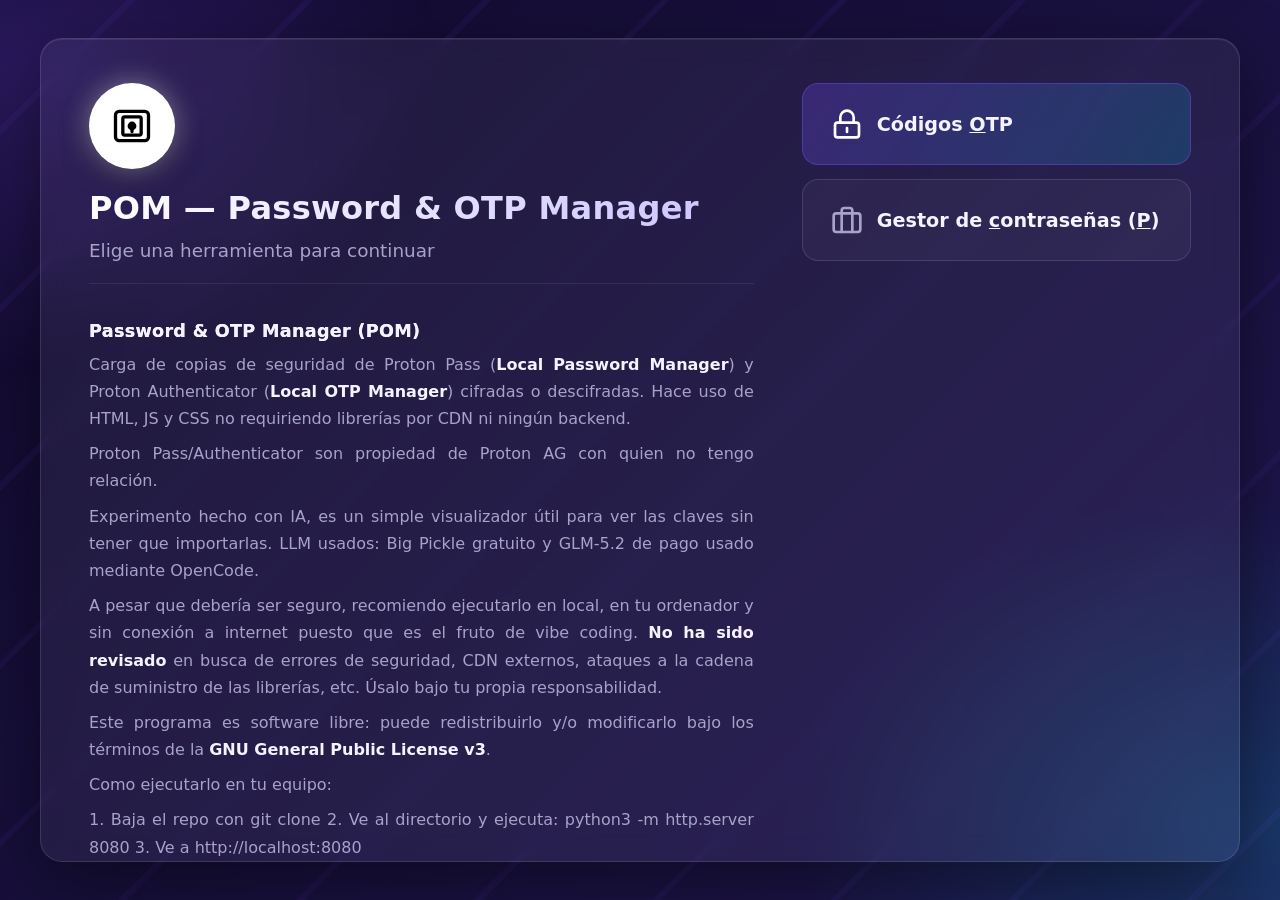
<file: index.html>
<!DOCTYPE html>
<html lang="es">
<head>
  <meta charset="UTF-8">
  <meta name="viewport" content="width=device-width, initial-scale=1.0">
  <meta name="color-scheme" content="dark">
  <title>POM &mdash; Password &amp; OTP Manager</title>
  <link rel="icon" href="data:image/svg+xml,%3Csvg xmlns='http://www.w3.org/2000/svg' viewBox='0 0 24 24'%3E%3Ccircle cx='12' cy='12' r='11' fill='%23ffffff'/%3E%3Crect x='4' y='5' width='16' height='14' rx='2' fill='%23000000'/%3E%3Crect x='7' y='8' width='10' height='8' rx='1' fill='none' stroke='%23ffffff' stroke-width='2'/%3E%3C/svg%3E">
  <link rel="stylesheet" href="assets/css/styles.css">
</head>
<body>
  <section id="lock-screen" class="screen active">
    <div class="lock-card lock-card--split">
      <div class="lock-text">
        <div class="lock-icon lock-icon--landing">
          <svg viewBox="0 0 24 24" fill="none" stroke="currentColor" stroke-width="1.8" stroke-linecap="round" stroke-linejoin="round">
            <rect x="3" y="4" width="18" height="16" rx="2"/>
            <rect x="7" y="7" width="10" height="10" rx="1"/>
            <circle cx="12" cy="12" r="1.5"/>
            <path d="M12 12v3"/>
          </svg>
        </div>
        <h1>POM &mdash; Password &amp; OTP Manager</h1>
        <p class="lock-sub">Elige una herramienta para continuar</p>
        <div class="readme-text" id="readme-content">
          <p class="info-loading">Cargando...</p>
        </div>
      </div>

      <div class="landing-links">
        <a href="LOM.html" class="landing-link primary-link">
          <svg viewBox="0 0 24 24" fill="none" stroke="currentColor" stroke-width="2" stroke-linecap="round" stroke-linejoin="round">
            <rect x="3" y="11" width="18" height="11" rx="2"/>
            <path d="M7 11V7a5 5 0 0 1 10 0v4"/>
            <path d="M12 15v3"/>
          </svg>
          <span>Códigos <u>O</u>TP</span>
        </a>
        <a href="LPM.html" class="landing-link">
          <svg viewBox="0 0 24 24" fill="none" stroke="currentColor" stroke-width="2" stroke-linecap="round" stroke-linejoin="round">
            <rect x="2" y="7" width="20" height="14" rx="2"/>
            <path d="M16 21V5a2 2 0 0 0-2-2h-4a2 2 0 0 0-2 2v16"/>
          </svg>
          <span>Gestor de <u>c</u>ontraseñas (<u>P</u>)</span>
        </a>
      </div>
    </div>
  </section>

  <script>
  async function loadReadme() {
    const el = document.getElementById('readme-content');
    try {
      const res = await fetch('README.md');
      if (!res.ok) throw new Error('HTTP ' + res.status);
      const md = await res.text();
      el.innerHTML = mdToHtml(md);
    } catch {
      el.innerHTML = '<p class="info-error">No se pudo cargar README.md</p>';
    }
  }
  function mdToHtml(md) {
    const esc = t => t.replace(/&/g,'&amp;').replace(/</g,'&lt;').replace(/>/g,'&gt;');
    let html = '', lines = md.split('\n'), i = 0;
    while (i < lines.length) {
      let line = lines[i];
      const trim = line.trim();
      if (trim === '') { i++; continue; }
      if (/^#{1,6}\s/.test(trim)) {
        const level = trim.match(/^#{1,6}/)[0].length;
        html += `<h${level}>${esc(trim.replace(/^#+\s*/,''))}</h${level}>`;
        i++; continue;
      }
      if (/^---/.test(trim)) { html += '<hr>'; i++; continue; }
      if (/^\- /.test(trim) || /^\* /.test(trim)) {
        html += '<ul>';
        while (i < lines.length && (/^\- /.test(lines[i].trim()) || /^\* /.test(lines[i].trim()))) {
          html += `<li>${esc(lines[i].trim().replace(/^[\-\*]\s*/,''))}</li>`;
          i++;
        }
        html += '</ul>';
        continue;
      }
      let para = '';
      while (i < lines.length && lines[i].trim() !== '' && !/^#{1,6}\s/.test(lines[i].trim()) && !/^---/.test(lines[i].trim())) {
        para += (para ? ' ' : '') + lines[i].trim();
        i++;
      }
      const p = esc(para)
        .replace(/\*\*(.+?)\*\*/g, '<strong>$1</strong>')
        .replace(/\*(.+?)\*/g, '<em>$1</em>');
      html += `<p>${p}</p>`;
    }
    return html;
  }
  loadReadme();

  document.addEventListener('keydown', e => {
    if (e.key === 'o' || e.key === 'O') {
      e.preventDefault();
      window.location.href = 'LOM.html';
    }
    if (e.key === 'c' || e.key === 'C' || e.key === 'p' || e.key === 'P') {
      e.preventDefault();
      window.location.href = 'LPM.html';
    }
  });
  </script>
</body>
</html>
</file>
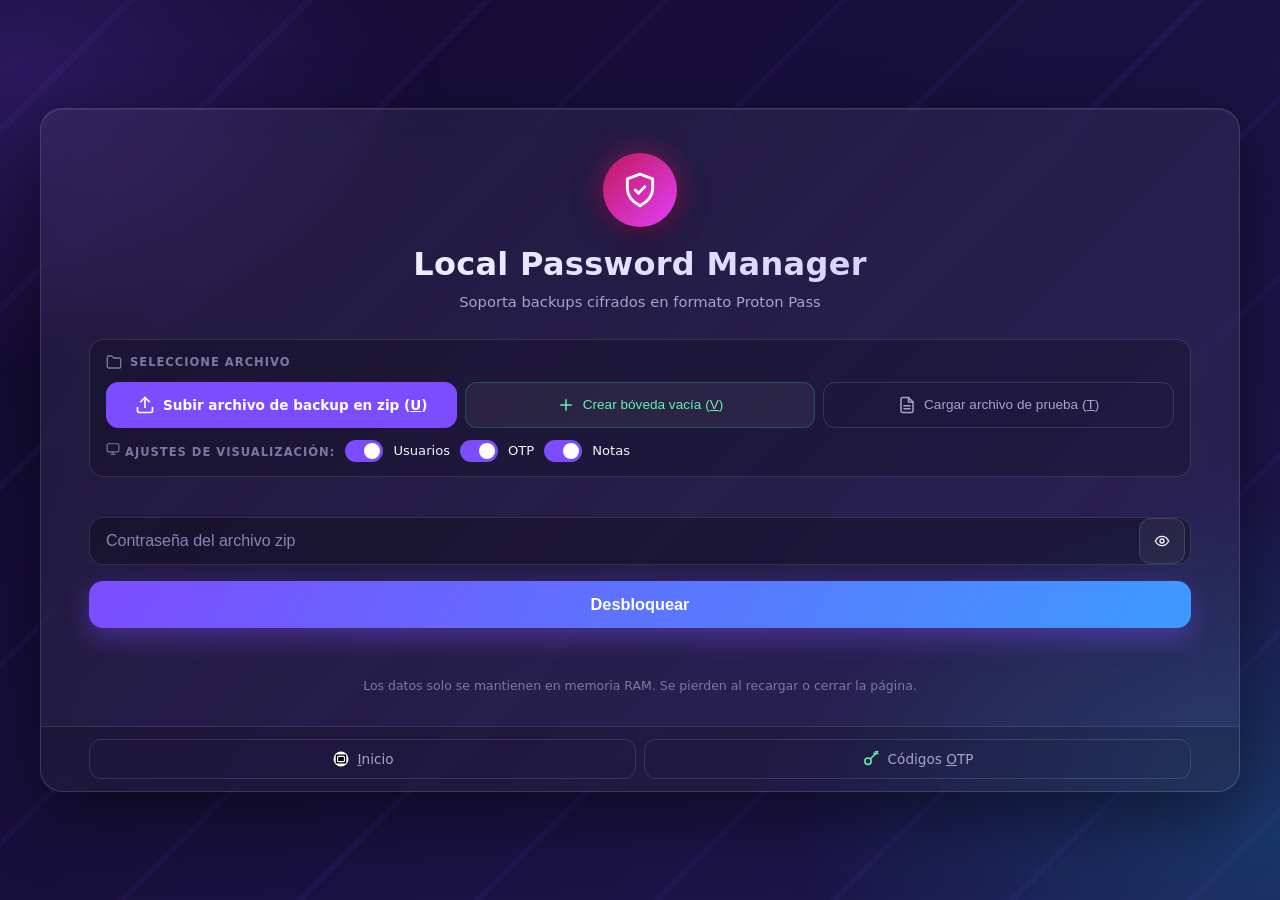
<file: LPM.html>
<!DOCTYPE html>
<html lang="es">
<head>
  <meta charset="UTF-8">
  <meta name="viewport" content="width=device-width, initial-scale=1.0">
  <meta name="color-scheme" content="dark">
  <title>Local Password Manager</title>
  <link rel="icon" href="data:image/svg+xml,%3Csvg xmlns='http://www.w3.org/2000/svg' viewBox='0 0 24 24'%3E%3Cpath d='M12 2 4 5v6c0 5 3.5 8.5 8 11 4.5-2.5 8-6 8-11V5z' fill='%23c2185b'/%3E%3C/svg%3E">
  <link rel="stylesheet" href="assets/css/styles.css">

</head>
<body>

  <!-- ============ LOCK SCREEN ============ -->
  <section id="lock-screen" class="screen active">
    <div class="lock-card">
      <div class="lock-icon lock-icon--pwd">
        <svg viewBox="0 0 24 24" fill="none" stroke="currentColor" stroke-width="1.8" stroke-linecap="round" stroke-linejoin="round">
          <path d="M12 2 4 5v6c0 5 3.5 8.5 8 11 4.5-2.5 8-6 8-11V5z"/>
          <path d="m9 12 2 2 4-4"/>
        </svg>
      </div>
      <h1>Local Password Manager</h1>
      <p class="lock-sub">Soporta backups cifrados en formato Proton Pass</p>

      <div class="options-section">
        <div class="options-header">
          <svg viewBox="0 0 24 24" fill="none" stroke="currentColor" stroke-width="2" stroke-linecap="round" stroke-linejoin="round">
            <path d="M22 19a2 2 0 0 1-2 2H4a2 2 0 0 1-2-2V5a2 2 0 0 1 2-2h5l2 3h9a2 2 0 0 1 2 2z"/>
          </svg>
          <span>Seleccione archivo</span>
        </div>

        <div id="file-source-options">
          <label class="file-picker file-picker-primary" id="file-picker-label">
            <input type="file" id="file-input" accept=".zip,application/zip" hidden>
            <svg viewBox="0 0 24 24" fill="none" stroke="currentColor" stroke-width="2" stroke-linecap="round" stroke-linejoin="round">
              <path d="M21 15v4a2 2 0 0 1-2 2H5a2 2 0 0 1-2-2v-4"/>
              <path d="M17 8l-5-5-5 5"/>
              <path d="M12 3v12"/>
            </svg>
            <span id="picker-text">Subir archivo de backup en zip (<u>U</u>)</span>
          </label>

          <button id="create-vault-btn" class="ghost btn-create-vault" type="button">
            <svg viewBox="0 0 24 24" fill="none" stroke="currentColor" stroke-width="2" stroke-linecap="round" stroke-linejoin="round" style="width:18px;height:18px">
              <path d="M12 5v14M5 12h14"/>
            </svg>
            <span>Crear bóveda vacía (<u>V</u>)</span>
          </button>

          <button id="load-default-btn" class="btn-demo-subtle" type="button">
            <svg viewBox="0 0 24 24" fill="none" stroke="currentColor" stroke-width="2" stroke-linecap="round" stroke-linejoin="round" style="width:18px;height:18px"><path d="M14 2H6a2 2 0 0 0-2 2v16a2 2 0 0 0 2 2h12a2 2 0 0 0 2-2V8z"/><polyline points="14 2 14 8 20 8"/><line x1="16" y1="13" x2="8" y2="13"/><line x1="16" y1="17" x2="8" y2="17"/></svg>
            <span>Cargar archivo de prueba (<u>T</u>)</span>
          </button>
        </div>
        <div class="show-defaults">
          <span class="view-settings-label"><svg viewBox="0 0 24 24" fill="none" stroke="currentColor" stroke-width="2" stroke-linecap="round" stroke-linejoin="round" style="width:14px;height:14px"><rect x="2" y="3" width="20" height="14" rx="2"/><path d="M8 21h8"/><path d="M12 17v4"/></svg> Ajustes de visualización:</span>
          <label class="switch-toggle compact">
            <input type="checkbox" id="def-show-users" checked>
            <span class="switch-track"></span>
            <span class="switch-text">Usuarios</span>
          </label>
          <label class="switch-toggle compact">
            <input type="checkbox" id="def-show-otps" checked>
            <span class="switch-track"></span>
            <span class="switch-text">OTP</span>
          </label>
          <label class="switch-toggle compact">
            <input type="checkbox" id="def-show-notes" checked>
            <span class="switch-track"></span>
            <span class="switch-text">Notas</span>
          </label>
        </div>
      </div>

      <div id="file-status" class="file-status" hidden>
        <span id="file-status-icon" class="file-status-icon">
          <svg viewBox="0 0 24 24" fill="none" stroke="currentColor" stroke-width="2" stroke-linecap="round" stroke-linejoin="round" width="20" height="20">
            <path d="M21 15v4a2 2 0 0 1-2 2H5a2 2 0 0 1-2-2v-4"/>
            <path d="M7 10l5 5 5-5"/>
            <path d="M12 15V3"/>
          </svg>
        </span>
        <span id="file-status-name" class="file-status-name"></span>
        <span id="file-status-source" class="file-status-source"></span>
        <button id="file-status-clear" class="ghost icon-only file-status-clear" type="button" title="Quitar archivo">
          <svg viewBox="0 0 24 24" fill="none" stroke="currentColor" stroke-width="2" stroke-linecap="round" stroke-linejoin="round" width="16" height="16">
            <line x1="18" y1="6" x2="6" y2="18"/>
            <line x1="6" y1="6" x2="18" y2="18"/>
          </svg>
        </button>
      </div>

      <form id="unlock-form" autocomplete="off">
        <div class="field">
          <input type="password" id="password" placeholder="Contraseña del archivo zip"
                 autocomplete="off" autocapitalize="off" spellcheck="false" required>
          <button type="button" id="toggle-pw" class="ghost icon-btn" aria-label="Mostrar contraseña" title="Mostrar/ocultar">
            <svg viewBox="0 0 24 24" fill="none" stroke="currentColor" stroke-width="2" stroke-linecap="round" stroke-linejoin="round">
              <path d="M2 12s3.5-7 10-7 10 7 10 7-3.5 7-10 7S2 12 2 12z"/>
              <circle cx="12" cy="12" r="3"/>
            </svg>
          </button>
        </div>
        <button type="submit" id="unlock-btn" class="primary">
          <span class="btn-label">Desbloquear</span>
          <span class="btn-spin" hidden></span>
        </button>
      </form>

      <div id="lock-error" class="error" role="alert"></div>

      <p class="lock-hint">
        Los datos solo se mantienen en memoria RAM. Se pierden al recargar o cerrar la página.
      </p>

      <div class="nav-app-links">
        <a href="index.html" class="nav-app-link">
          <svg viewBox="0 0 24 24" fill="none" stroke-width="2" stroke-linecap="round" stroke-linejoin="round"><circle cx="12" cy="12" r="10" fill="#fff"/><rect x="5" y="6" width="14" height="12" rx="1.5" fill="#000"/><rect x="7.5" y="8.5" width="9" height="7" rx="1" fill="none" stroke="#fff" stroke-width="1.5"/></svg>
          <span><u>I</u>nicio</span>
        </a>
        <a href="LOM.html" class="nav-app-link">
          <svg viewBox="0 0 24 24" fill="none" stroke="#69f0ae" stroke-width="2" stroke-linecap="round" stroke-linejoin="round"><circle cx="8" cy="15" r="4.2"/><path d="M10.9 12.1 21 2m-3 0 3 3m-5-1 2 2"/></svg>
          <span>Códigos <u>O</u>TP</span>
        </a>
      </div>
    </div>
  </section>

  <!-- ============ APP SCREEN ============ -->
  <section id="app-screen" class="screen">
    <header class="topbar">
      <div class="brand">
        <svg class="brand-icon brand-icon--pwd" viewBox="0 0 24 24" fill="none" stroke="currentColor" stroke-width="2" stroke-linecap="round" stroke-linejoin="round">
          <path d="M12 2 4 5v6c0 5 3.5 8.5 8 11 4.5-2.5 8-6 8-11V5z"/>
          <path d="m9 12 2 2 4-4"/>
        </svg>
        <h1>LPM</h1>
      </div>

      <div class="controls">
        <div class="view-options" id="view-options">
          <button id="view-options-btn" class="ghost" type="button" title="Opciones de vista" style="gap:4px">
            Filtros <span id="view-summary"></span>
          </button>
          <div id="view-dropdown" class="view-dropdown" hidden>
            <div class="vd-section">
              <div class="vd-label">Filtrar por tipo</div>
              <div id="vd-types"></div>
            </div>
            <div class="vd-sep"></div>
            <div class="vd-section">
              <div class="vd-label">Mostrar</div>
              <label class="vd-check"><input type="checkbox" id="show-all-users"> <span>Usuarios</span></label>
              <label class="vd-check"><input type="checkbox" id="show-all-notes"> <span>Notas</span></label>
              <label class="vd-check"><input type="checkbox" id="show-all-otps"> <span>OTP</span></label>
            </div>
          </div>
        </div>
        <button id="grid-btn" class="ghost" type="button" title="Cambiar columnas" style="gap:3px;font-size:0.78rem">
          <svg viewBox="0 0 24 24" fill="none" stroke="currentColor" stroke-width="2" stroke-linecap="round" stroke-linejoin="round" style="width:16px;height:16px"><rect x="3" y="3" width="7" height="7"/><rect x="14" y="3" width="7" height="7"/><rect x="14" y="14" width="7" height="7"/><rect x="3" y="14" width="7" height="7"/></svg>
          <span id="grid-label">1</span>
        </button>
        <span class="controls-sep"></span>
        <button id="add-btn" class="ghost icon-only" type="button" title="Añadir elemento (A)">
          <svg viewBox="0 0 24 24" fill="none" stroke="currentColor" stroke-width="2" stroke-linecap="round" stroke-linejoin="round" style="width:18px;height:18px">
            <path d="M12 5v14M5 12h14"/>
          </svg>
          <span class="kbd-badge">A</span>
        </button>
        <button id="export-btn" class="ghost icon-only" type="button" title="Descargar zip cifrado (D)">
          <svg viewBox="0 0 24 24" fill="none" stroke="currentColor" stroke-width="2" stroke-linecap="round" stroke-linejoin="round" style="width:18px;height:18px">
            <path d="M21 15v4a2 2 0 0 1-2 2H5a2 2 0 0 1-2-2v-4"/>
            <path d="M7 10l5 5 5-5"/>
            <path d="M12 15V3"/>
          </svg>
          <span class="kbd-badge">D</span>
        </button>
        <button id="change-pw-btn" class="ghost icon-only" type="button" title="Cambiar contraseña (C)">
          <svg viewBox="0 0 24 24" fill="none" stroke="currentColor" stroke-width="2" stroke-linecap="round" stroke-linejoin="round" style="width:18px;height:18px">
            <path d="M21 2l-2 2m-7.61 7.61a5.5 5.5 0 1 1-7.778 7.778 5.5 5.5 0 0 1 7.778-7.778zm0 0L15.5 6.5m0 0 3 3L22 6l-3-3"/>
          </svg>
          <span class="kbd-badge">C</span>
        </button>
        <span id="item-count" class="item-count"></span>
        <div class="search search-right">
          <svg viewBox="0 0 24 24" fill="none" stroke="currentColor" stroke-width="2" stroke-linecap="round" stroke-linejoin="round">
            <circle cx="11" cy="11" r="7"/>
            <path d="m21 21-4.3-4.3"/>
          </svg>
          <input id="search" type="search" placeholder="Buscar…" autocomplete="off">
          <kbd class="search-kbd" aria-hidden="true">/</kbd>
        </div>
        <button id="lock-btn" class="ghost icon-only" title="Bloquear (B)">
          <svg viewBox="0 0 24 24" fill="none" stroke="currentColor" stroke-width="2" stroke-linecap="round" stroke-linejoin="round">
            <rect x="4" y="11" width="16" height="10" rx="2"/>
            <path d="M8 11V7a4 4 0 0 1 8 0v4"/>
          </svg>
          <span class="kbd-badge">B</span>
        </button>
      </div>
    </header>

    <main>
      <div id="items-list" class="pwd-list"></div>
      <p id="empty-state" class="empty" hidden>No hay elementos que coincidan.</p>
    </main>
  </section>

  <!-- ============ MODAL: Añadir/Editar elemento ============ -->
  <div id="item-modal" class="modal" hidden>
    <div class="modal-backdrop" data-modal-close="item-modal"></div>
    <div class="modal-card modal-card-wide">
      <div class="modal-header">
        <h2 id="item-modal-title">Nuevo elemento</h2>
        <button class="modal-close" data-modal-close="item-modal" aria-label="Cerrar">&times;</button>
      </div>
      <div class="modal-body">
        <div class="form-grid">
          <label class="form-field form-field-full">
            <span>Nombre del sitio / título</span>
            <input id="item-name" type="text" placeholder="Google, GitHub, ..." autocomplete="off">
          </label>
          <label class="form-field">
            <span>Bóveda</span>
            <select id="item-vault"></select>
          </label>
          <label class="form-field">
            <span>Tipo</span>
            <div>
              <select id="item-type">
                <option value="login">🔑 Inicio de sesión</option>
                <option value="note">📄 Nota</option>
                <option value="alias">✉️ Alias</option>
                <option value="creditCard">💳 Tarjeta</option>
                <option value="identity">👤 Identidad</option>
                <option value="password">🔒 Contraseña</option>
              </select>
            </div>
          </label>
          <label class="form-field form-field-half" data-edit-group="email">
            <span id="item-email-label">Email</span>
            <input id="item-email" type="email" placeholder="usuario@ejemplo.com" autocomplete="off">
          </label>
          <label class="form-field form-field-half" data-edit-group="username">
            <span>Usuario</span>
            <input id="item-username" type="text" placeholder="nombredeusuario" autocomplete="off">
          </label>
          <label class="form-field form-field-full" data-edit-group="password">
            <span>Contraseña</span>
            <div class="field-row">
              <input id="item-password" type="text" placeholder="••••••••" autocomplete="off" spellcheck="false" style="flex:1">
              <button type="button" id="gen-password" class="ghost" title="Generar contraseña" style="padding:8px 10px">
                <svg viewBox="0 0 24 24" fill="none" stroke="currentColor" stroke-width="2" stroke-linecap="round" stroke-linejoin="round" style="width:16px;height:16px">
                  <path d="M21 2l-2 2m-7.61 7.61a5.5 5.5 0 1 1-7.778 7.778 5.5 5.5 0 0 1 7.778-7.778zm0 0L15.5 6.5m0 0 3 3L22 6l-3-3"/>
                </svg>
              </button>
            </div>
          </label>
          <label class="form-field form-field-full" data-edit-group="totp">
            <span>URI TOTP (opcional)</span>
            <input id="item-totp" type="text" placeholder="otpauth://totp/..." autocomplete="off" spellcheck="false">
          </label>
          <div id="totp-preview" class="totp-preview" hidden>
            <svg class="totp-ring" viewBox="0 0 28 28" width="28" height="28">
              <circle class="totp-ring-bg" cx="14" cy="14" r="12"/>
              <circle class="totp-ring-fg" id="preview-totp-ring" cx="14" cy="14" r="12"/>
            </svg>
            <span class="tp-label">Actual:</span>
            <span class="totp-code-value tp-code" id="preview-totp-code" data-action="copy-tp" data-copy="current">------</span>
            <button class="pwd-btn tp-copy" data-action="copy-tp" data-copy="current" title="Copiar"><svg viewBox="0 0 24 24" fill="none" stroke="currentColor" stroke-width="2" stroke-linecap="round" stroke-linejoin="round" style="width:14px;height:14px"><rect x="9" y="9" width="11" height="11" rx="2"/><path d="M5 15V5a2 2 0 0 1 2-2h10"/></svg></button>
            <span class="tp-next-group">
              <span class="tp-next-label">Siguiente:</span>
              <span class="tp-next-code" id="preview-totp-next">------</span>
            </span>
          </div>
          <label class="form-field form-field-full" data-edit-group="url">
            <span>URL del sitio</span>
            <input id="item-url" type="url" placeholder="https://ejemplo.com" autocomplete="off">
          </label>
          <label class="form-field form-field-full" data-edit-group="notes">
            <span>Notas</span>
            <textarea id="item-notes" rows="3" placeholder="Notas..." autocomplete="off" style="resize:vertical;background:rgba(0,0,0,0.3);border:1px solid var(--card-border);color:var(--text);padding:10px 12px;border-radius:10px;font-size:0.9rem;outline:none;font-family:var(--sans)"></textarea>
          </label>
          <div id="item-type-fields" class="item-type-fields"></div>
          <div class="form-field form-field-full">
            <span>Archivos adjuntos</span>
            <input type="file" id="item-file-input" multiple hidden>
            <div class="file-picker" id="item-file-picker" style="margin:0;margin-top:4px">
              <svg viewBox="0 0 24 24" fill="none" stroke="currentColor" stroke-width="2" stroke-linecap="round" stroke-linejoin="round" style="width:18px;height:18px">
                <path d="M21 15v4a2 2 0 0 1-2 2H5a2 2 0 0 1-2-2v-4"/>
                <path d="M17 8l-5-5-5 5"/>
                <path d="M12 3v12"/>
              </svg>
              <span id="item-file-text">Seleccionar archivos...</span>
            </div>
            <div id="item-files-list"></div>
          </div>
        </div>
        <div id="item-error" class="error"></div>
      </div>
      <div class="modal-footer">
        <button class="ghost" data-modal-close="item-modal">Cancelar</button>
        <button id="item-save" class="primary">Guardar</button>
      </div>
    </div>
  </div>

  <!-- ============ MODAL: Cambiar contraseña ============ -->
  <div id="pw-modal" class="modal" hidden>
    <div class="modal-backdrop" data-modal-close="pw-modal"></div>
    <div class="modal-card">
      <div class="modal-header">
        <h2>Cambiar contraseña del zip</h2>
        <button class="modal-close" data-modal-close="pw-modal" aria-label="Cerrar">&times;</button>
      </div>
      <div class="modal-body">
        <p class="modal-info">La nueva contraseña se usará al descargar el zip cifrado.</p>
        <label class="form-field"><span>Nueva contraseña</span><input id="new-pw" type="password" autocomplete="off"></label>
        <label class="form-field"><span>Confirmar contraseña</span><input id="new-pw2" type="password" autocomplete="off"></label>
        <div id="pw-error" class="error"></div>
      </div>
      <div class="modal-footer">
        <button class="ghost" data-modal-close="pw-modal">Cancelar</button>
        <button id="pw-confirm" class="primary">Cambiar</button>
      </div>
    </div>
  </div>

  <!-- ============ MODAL: Crear bóveda vacía ============ -->
  <div id="create-modal" class="modal" hidden>
    <div class="modal-backdrop" data-modal-close="create-modal"></div>
    <div class="modal-card">
      <div class="modal-header">
        <h2>Crear bóveda vacía</h2>
        <button class="modal-close" data-modal-close="create-modal" aria-label="Cerrar">&times;</button>
      </div>
      <div class="modal-body">
        <p class="modal-info">Se creará un archivo zip cifrado sin elementos. Elige una contraseña para protegerlo.</p>
        <label class="form-field"><span>Contraseña</span><input id="create-pw" type="password" autocomplete="off"></label>
        <label class="form-field"><span>Confirmar contraseña</span><input id="create-pw2" type="password" autocomplete="off"></label>
        <div id="create-error" class="error"></div>
      </div>
      <div class="modal-footer">
        <button class="ghost" data-modal-close="create-modal">Cancelar</button>
        <button id="create-confirm" class="primary">Crear</button>
      </div>
    </div>
  </div>

  <script src="assets/js/jszip.min.js"></script>
  <script src="assets/js/openpgp.min.js"></script>
  <script src="assets/js/pwd-manager.js"></script>
  <script>
  document.addEventListener('keydown', e => {
    const lock = document.getElementById('lock-screen');
    if (!lock || !lock.classList.contains('active')) return;

    if (e.key === 'Escape' && document.activeElement) {
      document.activeElement?.blur();
      return;
    }

    const tag = document.activeElement?.tagName;
    if (tag === 'INPUT' || tag === 'TEXTAREA' || tag === 'SELECT') return;

    if (e.key === 'Home' || e.key === 'I' || e.key === 'i') {
      e.preventDefault();
      window.location.href = 'index.html';
    }
    if (e.key === 'O' || e.key === 'o') {
      e.preventDefault();
      window.location.href = 'LOM.html';
    }
    if (e.key === 'T' || e.key === 't') {
      e.preventDefault();
      document.getElementById('load-default-btn')?.click();
    }
    if (e.key === 'V' || e.key === 'v') {
      e.preventDefault();
      document.getElementById('create-vault-btn')?.click();
    }
    if (e.key === 'U' || e.key === 'u') {
      e.preventDefault();
      document.getElementById('file-input')?.click();
    }
  });
  </script>
</body>
</html>
</file>
<file: assets/css/styles.css>
/* ===================== Variables ===================== */
:root {
  --bg-1: #0b0820;
  --bg-2: #1a1145;
  --bg-3: #241b5a;
  --bg-4: #120a2e;
  --accent: #7c4dff;
  --accent-2: #00e5ff;
  --danger: #ff5252;
  --warn: #ffb74d;
  --ok: #69f0ae;
  --text: #f4f3ff;
  --muted: #a7a3c9;
  --card-bg: rgba(255, 255, 255, 0.055);
  --card-border: rgba(255, 255, 255, 0.12);
  --glass-blur: 14px;
  --radius: 22px;
  --mono: "SF Mono", "Cascadia Code", "JetBrains Mono", "Roboto Mono", ui-monospace, Menlo, Consolas, monospace;
  --sans: "Segoe UI", system-ui, -apple-system, Roboto, "Helvetica Neue", Arial, sans-serif;
}

* { box-sizing: border-box; margin: 0; padding: 0; }

html, body { height: 100%; }

body {
  font-family: var(--sans);
  color: var(--text);
  background: linear-gradient(-45deg, var(--bg-1), var(--bg-2), var(--bg-3), var(--bg-4));
  background-size: 400% 400%;
  animation: aurora 22s ease infinite;
  min-height: 100vh;
  overflow-x: hidden;
}

/* brillo radial superpuesto */
body::before {
  content: "";
  position: fixed;
  inset: -20%;
  background:
    radial-gradient(40% 40% at 15% 20%, rgba(124, 77, 255, 0.22), transparent 60%),
    radial-gradient(45% 45% at 85% 80%, rgba(0, 229, 255, 0.16), transparent 60%);
  pointer-events: none;
  z-index: 0;
}
body::after {
  content: "";
  position: fixed;
  inset: 0;
  background: repeating-linear-gradient(
    -45deg,
    transparent,
    transparent 60px,
    rgba(124, 77, 255, 0.07) 60px,
    rgba(124, 77, 255, 0.07) 66px,
    transparent 66px,
    transparent 126px
  );
  pointer-events: none;
  z-index: 0;
}

@keyframes aurora {
  0%   { background-position: 0% 50%; }
  50%  { background-position: 100% 50%; }
  100% { background-position: 0% 50%; }
}

/* ===================== Pantallas ===================== */
.screen { display: none; min-height: 100vh; position: relative; z-index: 1; }
.screen.active { display: flex; flex-direction: column; }

/* ===================== Pantalla de bloqueo ===================== */
#lock-screen { align-items: center; justify-content: center; padding: 24px; }

.lock-card {
  width: 100%;
  max-width: 1200px;
  background: var(--card-bg);
  backdrop-filter: blur(var(--glass-blur));
  -webkit-backdrop-filter: blur(var(--glass-blur));
  border: 1px solid var(--card-border);
  border-radius: var(--radius);
  padding: 44px 48px 0;
  text-align: center;
  box-shadow: 0 24px 70px rgba(0, 0, 0, 0.45), inset 0 1px 0 rgba(255, 255, 255, 0.08);
  animation: rise 0.6s cubic-bezier(0.22, 1, 0.36, 1);
}

.lock-card--split {
  display: flex;
  gap: 48px;
  align-items: flex-start;
  text-align: left;
}

.lock-text {
  flex: 1 1 60%;
  min-width: 0;
}

.lock-text .lock-icon {
  margin: 0 0 20px;
  width: 86px;
  height: 86px;
}

.lock-text .lock-icon svg {
  width: 44px;
  height: 44px;
}

.lock-text .lock-sub {
  margin: 10px 0 0;
  font-size: 1.15rem;
  font-weight: 400;
}

@keyframes rise {
  from { opacity: 0; transform: translateY(24px) scale(0.97); }
  to   { opacity: 1; transform: none; }
}

.lock-icon {
  width: 74px; height: 74px;
  margin: 0 auto 18px;
  display: grid; place-items: center;
  border-radius: 50%;
  color: #fff;
  background: linear-gradient(135deg, var(--accent), var(--accent-2));
  box-shadow: 0 0 28px rgba(124, 77, 255, 0.6), 0 12px 30px rgba(0, 0, 0, 0.35);
  animation: float 4s ease-in-out infinite;
}
.lock-icon svg { width: 38px; height: 38px; }
.lock-icon--otp {
  background: linear-gradient(135deg, #00c853, #69f0ae);
  box-shadow: 0 0 28px rgba(0, 200, 83, 0.6), 0 12px 30px rgba(0, 0, 0, 0.35);
}
.lock-icon--landing {
  background: #fff;
  color: #000;
  box-shadow: 0 0 28px rgba(255, 255, 255, 0.4), 0 12px 30px rgba(0, 0, 0, 0.35);
}

@keyframes float {
  0%, 100% { transform: translateY(0); }
  50%      { transform: translateY(-6px); }
}

#unlock-form { margin-top: 16px; }

.lock-card h1 {
  font-size: 2rem;
  font-weight: 700;
  letter-spacing: 0.3px;
  background: linear-gradient(120deg, #fff, #c9c2ff);
  -webkit-background-clip: text;
  background-clip: text;
  color: transparent;
}

.lock-sub {
  color: var(--muted);
  font-size: 0.92rem;
  margin: 8px 0 26px;
  line-height: 1.5;
}
.lock-sub code {
  font-family: var(--mono);
  font-size: 0.85em;
  background: rgba(255, 255, 255, 0.08);
  padding: 2px 7px;
  border-radius: 6px;
}

.field {
  position: relative;
  display: flex;
  align-items: center;
  margin-bottom: 16px;
}
.field input {
  flex: 1;
  width: 100%;
  background: rgba(0, 0, 0, 0.28);
  border: 1px solid var(--card-border);
  color: var(--text);
  font-size: 1rem;
  padding: 14px 56px 14px 16px;
  border-radius: 14px;
  outline: none;
  transition: border-color 0.2s, box-shadow 0.2s;
}
.field input::placeholder { color: #8a85b0; }
.field input:focus {
  border-color: var(--accent);
  box-shadow: 0 0 0 4px rgba(124, 77, 255, 0.22);
}
.icon-btn {
  position: absolute;
  right: 6px;
  width: 46px; height: 46px;
  display: grid; place-items: center;
  color: var(--muted);
  background: rgba(255,255,255,0.06);
  border-radius: 12px;
}
.icon-btn svg { width: 24px; height: 24px; }
.icon-btn:hover { color: var(--text); background: rgba(255,255,255,0.14); }

/* botones */
.primary {
  width: 100%;
  border: none;
  cursor: pointer;
  color: #fff;
  font-size: 1.02rem;
  font-weight: 600;
  padding: 14px;
  border-radius: 14px;
  background: linear-gradient(120deg, var(--accent), var(--accent-2));
  background-size: 200% 100%;
  box-shadow: 0 10px 26px rgba(124, 77, 255, 0.4);
  transition: background-position 0.4s, transform 0.12s, box-shadow 0.2s;
  display: inline-flex; align-items: center; justify-content: center; gap: 8px;
}
.primary:hover { background-position: 100% 0; box-shadow: 0 14px 34px rgba(0, 229, 255, 0.4); }
.primary:active { transform: translateY(1px); }
.primary:disabled { opacity: 0.7; cursor: progress; }

.btn-spin {
  width: 18px; height: 18px;
  border: 2px solid rgba(255, 255, 255, 0.4);
  border-top-color: #fff;
  border-radius: 50%;
  animation: spin 0.8s linear infinite;
}
@keyframes spin { to { transform: rotate(360deg); } }

.ghost {
  background: rgba(255, 255, 255, 0.06);
  border: 1px solid var(--card-border);
  color: var(--text);
  cursor: pointer;
  border-radius: 12px;
  padding: 10px 14px;
  font-size: 0.9rem;
  display: inline-flex; align-items: center; gap: 8px;
  transition: background 0.2s, border-color 0.2s, transform 0.12s;
}
.ghost:hover { background: rgba(255, 255, 255, 0.12); border-color: rgba(255, 255, 255, 0.22); }
.ghost:active { transform: translateY(1px); }
.ghost svg { width: 18px; height: 18px; }

/* botón dorado de escanear QR */
.scan-btn {
  width: auto;
  padding: 10px 18px;
  border: none;
  cursor: pointer;
  color: #1a1a1a;
  font-size: 0.9rem;
  font-weight: 700;
  border-radius: 12px;
  background: linear-gradient(120deg, #ffd54f, #ffb300);
  box-shadow: 0 8px 22px rgba(255, 179, 0, 0.35);
  transition: transform 0.12s, box-shadow 0.2s;
  display: inline-flex; align-items: center; justify-content: center; gap: 8px;
}
.scan-btn:hover { box-shadow: 0 12px 28px rgba(255, 179, 0, 0.45); }
.scan-btn:active { transform: translateY(1px); }

/* overlay de escaneo QR a pantalla completa */
.qr-overlay {
  position: fixed; inset: 0; z-index: 9999;
  background: #000;
  display: flex; align-items: center; justify-content: center;
}
.qr-overlay #qr-video {
  width: 100%; height: 100%; object-fit: cover;
}
.qr-frame {
  position: absolute;
  width: 70vw; max-width: 320px;
  height: 70vw; max-height: 320px;
  border: 2px solid rgba(255, 255, 255, 0.8);
  border-radius: 16px;
  box-shadow: 0 0 0 9999px rgba(0, 0, 0, 0.45);
  pointer-events: none;
}
.qr-hint {
  position: absolute; bottom: 10vh; left: 0; right: 0;
  text-align: center; color: #fff; font-size: 0.9rem;
  padding: 0 16px;
}
.qr-close {
  position: absolute; top: 16px; right: 16px;
  width: 42px; height: 42px; border-radius: 50%;
  border: none; background: rgba(255, 255, 255, 0.15);
  color: #fff; font-size: 26px; line-height: 1; cursor: pointer;
}

.error {
  color: var(--danger);
  font-size: 0.88rem;
  margin-top: 14px;
  min-height: 1.1em;
  background: rgba(255, 82, 82, 0.1);
  border: 1px solid rgba(255, 82, 82, 0.3);
  border-radius: 10px;
  padding: 0;
  opacity: 0;
  transition: opacity 0.2s, padding 0.2s;
}
.error:not(:empty) { opacity: 1; padding: 10px 12px; }

.file-picker {
  display: flex;
  align-items: center;
  justify-content: center;
  gap: 8px;
  margin-top: 14px;
  padding: 10px;
  border: 1px dashed var(--card-border);
  border-radius: 12px;
  cursor: pointer;
  color: var(--muted);
  font-size: 0.82rem;
  transition: border-color 0.2s, color 0.2s, background 0.2s;
}
.file-picker:hover {
  border-color: var(--accent);
  color: var(--text);
  background: rgba(124, 77, 255, 0.06);
}
.file-picker svg { width: 18px; height: 18px; }
.file-picker.loaded {
  border-style: solid;
  border-color: rgba(0, 229, 255, 0.3);
  color: var(--accent-2);
}

/* ===================== Sección de opciones ===================== */
.options-section {
  margin-top: 18px;
  margin-bottom: 40px;
  background: rgba(0, 0, 0, 0.2);
  border: 1px solid var(--card-border);
  border-radius: 14px;
  padding: 14px 16px;
  display: flex;
  flex-direction: column;
  gap: 12px;
}
.options-header {
  display: flex;
  align-items: center;
  gap: 8px;
  font-size: 0.72rem;
  font-weight: 600;
  text-transform: uppercase;
  letter-spacing: 1px;
  color: #7d78a3;
}
.options-header svg { width: 16px; height: 16px; }
#file-source-options {
  display: grid;
  grid-template-columns: repeat(3, 1fr);
  gap: 8px;
}
#file-source-options svg {
  flex: none;
}
#file-source-options .file-picker {
  margin-top: 0;
  padding: 12px 14px;
  font-size: 0.85rem;
  min-height: 100%;
}
#file-source-options .btn-create-vault {
  margin-top: 0;
  gap: 8px;
  font-size: 0.85rem;
  padding: 12px 14px;
  justify-content: center;
  width: 100%;
  border-radius: 12px;
}
#file-source-options .btn-demo-subtle {
  margin-top: 0;
  display: flex;
  align-items: center;
  justify-content: center;
  gap: 8px;
  font-size: 0.85rem;
  padding: 12px 14px;
  border-radius: 12px;
}

@media (max-width: 580px) {
  #file-source-options { grid-template-columns: 1fr; }
}
.options-section .switch-toggle { margin-top: 0; }
.view-settings-label {
  font-size: 0.72rem;
  font-weight: 600;
  text-transform: uppercase;
  letter-spacing: 1px;
  color: #7d78a3;
  white-space: nowrap;
}

/* ===================== Toggle switch ===================== */
.switch-toggle {
  display: inline-flex;
  align-items: center;
  gap: 10px;
  cursor: pointer;
  user-select: none;
  font-size: 0.85rem;
  color: var(--muted);
  margin-top: 4px;
}
.switch-toggle input { position: absolute; opacity: 0; width: 0; height: 0; }
.switch-track {
  flex: none;
  width: 38px; height: 22px;
  border-radius: 999px;
  background: rgba(255, 255, 255, 0.12);
  border: 1px solid var(--card-border);
  position: relative;
  transition: background 0.25s, border-color 0.25s;
}
.switch-track::after {
  content: "";
  position: absolute;
  top: 2px; left: 2px;
  width: 16px; height: 16px;
  border-radius: 50%;
  background: #c9c2ff;
  transition: transform 0.25s, background 0.25s;
}
.switch-toggle input:checked + .switch-track {
  background: var(--accent);
  border-color: transparent;
}
.switch-toggle input:checked + .switch-track::after {
  transform: translateX(16px);
  background: #fff;
}
.switch-toggle input:focus-visible + .switch-track {
  box-shadow: 0 0 0 4px rgba(124, 77, 255, 0.3);
}
.switch-text { white-space: nowrap; }

.switch-toggle.compact { margin-top: 0; color: var(--text); font-size: 0.82rem; }

.show-defaults {
  display: flex;
  align-items: center;
  gap: 10px;
  flex-wrap: wrap;
}

.lock-hint {
  color: #7d78a3;
  font-size: 0.78rem;
  margin-top: 20px;
  margin-bottom: 30px;
  line-height: 1.5;
}

/* ===================== Topbar ===================== */
.topbar {
  position: sticky;
  top: 0;
  z-index: 10;
  display: flex;
  align-items: center;
  justify-content: space-between;
  gap: 16px;
  flex-wrap: wrap;
  padding: 16px 26px;
  background: rgba(11, 8, 32, 0.55);
  backdrop-filter: blur(var(--glass-blur));
  -webkit-backdrop-filter: blur(var(--glass-blur));
  border-bottom: 1px solid var(--card-border);
}

.brand { display: flex; align-items: center; gap: 12px; }
.brand-icon {
  width: 34px; height: 34px;
  color: #fff;
  filter: drop-shadow(0 0 8px rgba(124, 77, 255, 0.6));
}
.brand-icon--otp {
  color: #69f0ae;
  filter: drop-shadow(0 0 10px rgba(105, 240, 174, 0.7));
}
.brand h1 {
  font-size: 1.25rem;
  font-weight: 700;
  letter-spacing: 0.3px;
  background: linear-gradient(120deg, #fff, #c9c2ff);
  -webkit-background-clip: text;
  background-clip: text;
  color: transparent;
}

.controls { display: flex; align-items: center; gap: 12px; flex-wrap: wrap; }

.search {
  position: relative;
  display: flex; align-items: center;
  background: rgba(0, 0, 0, 0.28);
  border: 1px solid var(--card-border);
  border-radius: 12px;
  padding: 0 12px;
  transition: border-color 0.2s, box-shadow 0.2s;
}
.search:focus-within { border-color: var(--accent); box-shadow: 0 0 0 4px rgba(124, 77, 255, 0.18); }
.search svg { width: 18px; height: 18px; color: var(--muted); }
.search input {
  background: none; border: none; outline: none; color: var(--text);
  padding: 10px 8px; font-size: 0.92rem; width: 220px;
}
.search input::placeholder { color: #8a85b0; }

.search-kbd {
  flex: none;
  font-family: var(--mono);
  font-size: 0.72rem;
  color: var(--muted);
  background: rgba(255, 255, 255, 0.08);
  border: 1px solid var(--card-border);
  border-radius: 5px;
  padding: 2px 7px;
  line-height: 1;
  transition: opacity 0.2s;
}
.search:focus-within .search-kbd { opacity: 0; }

/* ===================== Rejilla de tarjetas ===================== */
main { padding: 26px; flex: 1; }

.grid {
  display: grid;
  grid-template-columns: repeat(auto-fill, minmax(290px, 1fr));
  gap: 20px;
  max-width: 1280px;
  margin: 0 auto;
}

.card {
  position: relative;
  background: var(--card-bg);
  backdrop-filter: blur(var(--glass-blur));
  -webkit-backdrop-filter: blur(var(--glass-blur));
  border: 1px solid var(--card-border);
  border-radius: var(--radius);
  padding: 20px 20px 16px;
  box-shadow: 0 16px 40px rgba(0, 0, 0, 0.35), inset 0 1px 0 rgba(255, 255, 255, 0.06);
  overflow: hidden;
  opacity: 0;
  transform: translateY(18px);
  animation: cardIn 0.5s cubic-bezier(0.22, 1, 0.36, 1) forwards;
  transition: transform 0.25s, box-shadow 0.25s, border-color 0.25s;
}
.card::after {
  content: "";
  position: absolute;
  inset: 0;
  border-radius: var(--radius);
  padding: 1px;
  background: linear-gradient(135deg, rgba(124, 77, 255, 0.5), transparent 40%, rgba(0, 229, 255, 0.35));
  -webkit-mask: linear-gradient(#000 0 0) content-box, linear-gradient(#000 0 0);
  -webkit-mask-composite: xor;
  mask-composite: exclude;
  opacity: 0;
  transition: opacity 0.25s;
  pointer-events: none;
}
.card:hover { transform: translateY(-4px); box-shadow: 0 24px 55px rgba(0, 0, 0, 0.5); }
.card:hover::after { opacity: 1; }

@keyframes cardIn {
  to { opacity: 1; transform: none; }
}

.card-head { display: flex; align-items: center; gap: 14px; margin-bottom: 14px; }

.avatar {
  flex: none;
  width: 46px; height: 46px;
  border-radius: 14px;
  display: grid; place-items: center;
  font-weight: 700;
  font-size: 1.2rem;
  color: #fff;
  text-shadow: 0 1px 2px rgba(0, 0, 0, 0.4);
  box-shadow: 0 6px 16px rgba(0, 0, 0, 0.3);
}

.titles { min-width: 0; flex: 1; }
.issuer {
  font-weight: 650;
  font-size: 1.02rem;
  white-space: nowrap;
  overflow: hidden;
  text-overflow: ellipsis;
}
.account {
  color: var(--muted);
  font-size: 0.82rem;
  white-space: nowrap;
  overflow: hidden;
  text-overflow: ellipsis;
  margin-top: 2px;
}

.type-pill {
  flex: none;
  font-size: 0.62rem;
  font-weight: 700;
  letter-spacing: 0.6px;
  text-transform: uppercase;
  color: var(--accent-2);
  background: rgba(0, 229, 255, 0.12);
  border: 1px solid rgba(0, 229, 255, 0.25);
  padding: 3px 7px;
  border-radius: 999px;
}

/* zona del código + anillo */
.code-area {
  position: relative;
  display: grid;
  place-items: center;
  margin: 6px 0 12px;
  height: 172px;
}

.ring { width: 172px; height: 172px; transform: rotate(-90deg); }
.ring-bg {
  fill: none;
  stroke: rgba(255, 255, 255, 0.08);
  stroke-width: 7;
}
.ring-fg {
  fill: none;
  stroke: var(--ring, #7c4dff);
  stroke-width: 7;
  stroke-linecap: round;
  stroke-dasharray: 339.29;
  stroke-dashoffset: 0;
  transition: stroke-dashoffset 1s linear, stroke 0.4s;
  filter: drop-shadow(0 0 6px var(--glow, rgba(124, 77, 255, 0.5)));
}
.ring-fg.snap { transition: none !important; }

/* Etapas de color según el tiempo restante:
   1 = verde claro (recién generado) → 5 = rojo (a punto de expirar) */
.card.stage-1 { --ring: #69f0ae; --glow: rgba(105, 240, 174, 0.55); } /* verde claro */
.card.stage-2 { --ring: #00c853; --glow: rgba(0, 200, 83, 0.55); }    /* verde oscuro */
.card.stage-3 { --ring: #ffeb3b; --glow: rgba(255, 235, 59, 0.55); }  /* amarillo */
.card.stage-4 { --ring: #ff9800; --glow: rgba(255, 152, 0, 0.55); }   /* naranja */
.card.stage-5 { --ring: #ff5252; --glow: rgba(255, 82, 82, 0.6); }    /* rojo */

.code-wrap {
  position: absolute;
  inset: 0;
  display: flex;
  flex-direction: column;
  align-items: center;
  justify-content: center;
  gap: 4px;
}
.code {
  font-family: var(--mono);
  font-size: 1.5rem;
  font-weight: 700;
  letter-spacing: 2px;
  cursor: pointer;
  user-select: all;
  color: #fff;
  text-shadow: 0 0 18px var(--glow, rgba(124, 77, 255, 0.45));
  transition: color 0.3s, text-shadow 0.4s;
}
.code.pulse { animation: pulse 0.5s ease; }
@keyframes pulse {
  0%   { transform: scale(1); opacity: 1; }
  40%  { transform: scale(1.08); opacity: 0.7; }
  100% { transform: scale(1); opacity: 1; }
}
.remaining {
  font-family: var(--mono);
  font-size: 0.78rem;
  color: var(--muted);
  letter-spacing: 0.5px;
  transition: color 0.4s;
}
.card.stage-3 .remaining,
.card.stage-4 .remaining,
.card.stage-5 .remaining { color: var(--ring); }

/* fila "siguiente" */
.next-row {
  display: flex;
  align-items: center;
  gap: 10px;
  padding-top: 12px;
  border-top: 1px solid rgba(255, 255, 255, 0.08);
}
.next-label {
  font-size: 0.72rem;
  text-transform: uppercase;
  letter-spacing: 0.8px;
  color: #7d78a3;
}
.next-code {
  font-family: var(--mono);
  font-size: 0.92rem;
  letter-spacing: 1px;
  color: #cfc9f0;
  cursor: pointer;
  user-select: all;
  flex: 1;
}
.copy-btn {
  border: none;
  cursor: pointer;
  color: var(--muted);
  background: rgba(255, 255, 255, 0.06);
  border: 1px solid var(--card-border);
  border-radius: 9px;
  padding: 6px 10px;
  display: inline-flex; align-items: center;
  transition: color 0.2s, background 0.2s;
}
.copy-btn:hover { color: var(--text); background: rgba(255, 255, 255, 0.12); }
.copy-btn svg { width: 15px; height: 15px; }

/* Botón para revelar/ocultar un código individual */
.reveal-btn {
  border: none;
  cursor: pointer;
  color: var(--muted);
  background: rgba(255, 255, 255, 0.06);
  border: 1px solid var(--card-border);
  border-radius: 9px;
  padding: 6px 10px;
  display: inline-flex; align-items: center;
  transition: color 0.2s, background 0.2s;
}
.reveal-btn:hover { color: var(--text); background: rgba(255, 255, 255, 0.12); }
.reveal-btn svg { width: 15px; height: 15px; }
/* Espacio entre "Siguiente" y los botones */
.copy-btn { margin-left: auto; }
#app-screen.codes-hidden .next-code { color: #7d78a3; }

/* tarjeta oculta por búsqueda */
.card.hidden { display: none; }

.empty {
  text-align: center;
  color: var(--muted);
  margin-top: 60px;
  font-size: 0.95rem;
}

/* ===================== Toast ===================== */
.toast {
  position: fixed;
  left: 50%;
  bottom: 32px;
  transform: translateX(-50%) translateY(20px);
  background: rgba(20, 14, 50, 0.92);
  border: 1px solid var(--card-border);
  color: var(--text);
  padding: 12px 22px;
  border-radius: 14px;
  font-size: 0.9rem;
  backdrop-filter: blur(10px);
  box-shadow: 0 14px 36px rgba(0, 0, 0, 0.5);
  opacity: 0;
  transition: opacity 0.25s, transform 0.25s;
  z-index: 100;
  display: inline-flex; align-items: center; gap: 8px;
}
.toast::before {
  content: "";
  width: 8px; height: 8px;
  border-radius: 50%;
  background: var(--ok);
  box-shadow: 0 0 10px var(--ok);
}
.toast.show { opacity: 1; transform: translateX(-50%) translateY(0); }

/* ===================== Responsive ===================== */
@media (max-width: 620px) {
  .topbar { padding: 14px 16px; }
  main { padding: 16px; }
  .grid { grid-template-columns: 1fr; gap: 16px; }
  .search input { width: 150px; }
  .brand h1 { font-size: 1.1rem; }
  .form-grid { grid-template-columns: 1fr; }
  .switch-toggle.compact .switch-text { display: none; }
  .lock-card { padding: 28px 20px; }
  .lock-card h1 { font-size: 1.5rem; }
  .lock-card--split { flex-direction: column; gap: 20px; text-align: center; }
  .lock-card--split .lock-text .lock-icon { margin: 0 auto 16px; width: 74px; height: 74px; }
  .lock-card--split .lock-text .lock-icon svg { width: 38px; height: 38px; }
  .lock-card--split .lock-text .lock-sub { font-size: 0.92rem; }
  .lock-card--split .landing-links { width: 100%; min-width: 0; }
  .lock-card--split .landing-link { padding: 16px 18px; font-size: 1rem; }
  .lock-card--split .landing-link svg { width: 26px; height: 26px; }
  .readme-text { font-size: 0.92rem; }
}

@media (prefers-reduced-motion: reduce) {
  body, .lock-icon { animation: none; }
  .card { animation: none; opacity: 1; transform: none; }
  .ring-fg { transition: none; }
}

/* ===================== Botones de icono en topbar ===================== */
.ghost.icon-only {
  padding: 9px;
}
.ghost.icon-only svg { width: 18px; height: 18px; }
.ghost.icon-only:disabled { opacity: 0.35; cursor: not-allowed; }

/* ===================== Botón eliminar en tarjeta ===================== */
.delete-btn {
  flex: none;
  border: none;
  cursor: pointer;
  color: var(--muted);
  background: transparent;
  border-radius: 8px;
  padding: 5px;
  display: inline-flex; align-items: center;
  transition: color 0.2s, background 0.2s;
}
.delete-btn svg { width: 16px; height: 16px; }
.delete-btn[data-action="delete"] { color: var(--danger); }
.delete-btn:hover { background: rgba(255, 82, 82, 0.12); }
.delete-btn[data-action="edit"]:hover { color: var(--accent-2); background: rgba(0, 229, 255, 0.12); }

/* ===================== Modales ===================== */
.modal {
  position: fixed;
  inset: 0;
  z-index: 200;
  display: flex;
  align-items: center;
  justify-content: center;
  padding: 20px;
}
.modal[hidden] { display: none; }

.modal-backdrop {
  position: absolute;
  inset: 0;
  background: rgba(5, 3, 15, 0.7);
  backdrop-filter: blur(6px);
  -webkit-backdrop-filter: blur(6px);
  animation: fadeIn 0.2s ease;
}
@keyframes fadeIn { from { opacity: 0; } to { opacity: 1; } }

.modal-card {
  position: relative;
  width: 100%;
  max-width: 480px;
  max-height: 90vh;
  overflow-y: auto;
  background: linear-gradient(145deg, rgba(30, 20, 65, 0.97), rgba(18, 12, 45, 0.97));
  border: 1px solid var(--card-border);
  border-radius: 20px;
  box-shadow: 0 28px 70px rgba(0, 0, 0, 0.6);
  animation: modalIn 0.3s cubic-bezier(0.22, 1, 0.36, 1);
}
@keyframes modalIn {
  from { opacity: 0; transform: translateY(20px) scale(0.96); }
  to { opacity: 1; transform: none; }
}

.modal-header {
  display: flex;
  align-items: center;
  justify-content: space-between;
  padding: 20px 24px 0;
}
.modal-header h2 {
  font-size: 1.15rem;
  font-weight: 700;
  background: linear-gradient(120deg, #fff, #c9c2ff);
  -webkit-background-clip: text;
  background-clip: text;
  color: transparent;
}
.modal-close {
  background: none; border: none; cursor: pointer;
  color: var(--muted); font-size: 1.5rem; line-height: 1;
  padding: 4px 8px; border-radius: 8px;
  transition: color 0.2s, background 0.2s;
}
.modal-close:hover { color: var(--text); background: rgba(255, 255, 255, 0.08); }

.modal-body { padding: 18px 24px; }
.modal-info { color: var(--muted); font-size: 0.82rem; margin-bottom: 16px; line-height: 1.5; }

.modal-footer {
  display: flex;
  justify-content: flex-end;
  gap: 10px;
  padding: 0 24px 20px;
}
.modal-footer .primary { width: auto; padding: 10px 24px; }

/* ===================== Pestañas ===================== */
.tabs {
  display: flex;
  gap: 4px;
  margin-bottom: 16px;
  background: rgba(0, 0, 0, 0.25);
  border-radius: 10px;
  padding: 4px;
}
.tab {
  flex: 1;
  border: none; cursor: pointer;
  background: transparent;
  color: var(--muted);
  padding: 8px 12px;
  border-radius: 8px;
  font-size: 0.85rem;
  transition: background 0.2s, color 0.2s;
}
.tab.active { background: rgba(124, 77, 255, 0.25); color: var(--text); }
.tab:hover:not(.active) { color: var(--text); }

/* ===================== Formularios ===================== */
.form-grid {
  display: grid;
  grid-template-columns: 1fr 1fr;
  gap: 12px;
}
.form-field {
  display: flex;
  flex-direction: column;
  gap: 5px;
}
.form-field span {
  font-size: 0.75rem;
  color: var(--muted);
  text-transform: uppercase;
  letter-spacing: 0.5px;
}
.form-field input,
.form-field select,
.mono-input {
  background: rgba(0, 0, 0, 0.3);
  border: 1px solid var(--card-border);
  color: var(--text);
  padding: 10px 12px;
  border-radius: 10px;
  font-size: 0.9rem;
  outline: none;
  transition: border-color 0.2s, box-shadow 0.2s;
  font-family: var(--sans);
}
.form-field input:focus,
.form-field select:focus,
.mono-input:focus {
  border-color: var(--accent);
  box-shadow: 0 0 0 3px rgba(124, 77, 255, 0.2);
}
.mono-input { font-family: var(--mono); font-size: 0.82rem; resize: vertical; width: 100%; }
.form-field select { cursor: pointer; }
.form-field option { background: var(--bg-2); }
#m-counter-wrap, #e-counter-wrap { display: none; }
#m-counter-wrap.active, #e-counter-wrap.active { display: flex; }

/* error dentro de modal */
.modal .error { margin-top: 12px; }

/* ===================== Modal semilla secreta (QR) ===================== */
.secret-modal-content {
  display: flex;
  flex-direction: column;
  align-items: center;
  gap: 16px;
}
.secret-qr {
  background: #fff;
  padding: 16px;
  border-radius: 12px;
  display: grid;
  place-items: center;
  min-height: 220px;
}
.secret-qr svg, .secret-qr img { width: 200px; height: 200px; }
.secret-toggle { display: flex; justify-content: center; }
.secret-text-wrap {
  display: flex;
  align-items: center;
  gap: 8px;
  width: 100%;
  background: rgba(0, 0, 0, 0.3);
  border: 1px solid var(--card-border);
  border-radius: 10px;
  padding: 10px 12px;
}
.secret-text {
  flex: 1;
  min-width: 0;
  font-family: var(--mono);
  font-size: 0.78rem;
  word-break: break-all;
  color: #cfc9f0;
  white-space: pre-wrap;
  line-height: 1.4;
  max-height: 80px;
  overflow-y: auto;
}
.secret-copy-btn {
  flex: none;
  border: none;
  cursor: pointer;
  color: var(--muted);
  background: rgba(255, 255, 255, 0.06);
  border: 1px solid var(--card-border);
  border-radius: 8px;
  padding: 8px;
  display: inline-flex;
  align-items: center;
  justify-content: center;
  transition: color 0.2s, background 0.2s;
}
.secret-copy-btn:hover { color: var(--text); background: rgba(255, 255, 255, 0.12); }
.secret-copy-btn svg { width: 16px; height: 16px; }

/* ===================== Landing page ===================== */
.landing-links {
  display: flex;
  flex-direction: column;
  gap: 14px;
  margin-top: 24px;
}

.lock-card--split .landing-links {
  margin-top: 0;
  flex: 1 1 35%;
  min-width: 240px;
}

.lock-card--split .landing-link {
  padding: 24px 28px;
  font-size: 1.2rem;
  font-weight: 600;
}

.lock-card--split .landing-link svg {
  width: 32px;
  height: 32px;
}
.landing-link {
  display: flex;
  align-items: center;
  gap: 14px;
  padding: 18px 20px;
  border-radius: 16px;
  border: 1px solid var(--card-border);
  background: rgba(255, 255, 255, 0.04);
  color: var(--text);
  text-decoration: none;
  font-size: 1.05rem;
  font-weight: 600;
  transition: transform 0.2s, border-color 0.2s, background 0.2s, box-shadow 0.2s;
}
.landing-link svg { width: 28px; height: 28px; color: var(--muted); flex: none; transition: color 0.2s; }
.landing-link:hover {
  transform: translateY(-2px);
  border-color: rgba(255, 255, 255, 0.25);
  background: rgba(255, 255, 255, 0.08);
}
.landing-link:hover svg { color: var(--text); }
.landing-link.primary-link {
  background: linear-gradient(120deg, rgba(124, 77, 255, 0.25), rgba(0, 229, 255, 0.15));
  border-color: rgba(124, 77, 255, 0.4);
}
.landing-link.primary-link svg { color: #fff; }
.landing-link.primary-link:hover {
  background: linear-gradient(120deg, rgba(124, 77, 255, 0.35), rgba(0, 229, 255, 0.25));
  box-shadow: 0 10px 30px rgba(124, 77, 255, 0.3);
}

/* ===================== Botones de acción en lock ===================== */
.action-btn {
  display: flex;
  align-items: center;
  gap: 10px;
  width: 100%;
  padding: 14px 16px;
  border-radius: 14px;
  font-size: 0.92rem;
  font-weight: 600;
  cursor: pointer;
  transition: transform 0.15s, background 0.2s, border-color 0.2s, box-shadow 0.2s;
  text-decoration: none;
  border: 1px solid transparent;
  overflow: hidden;
}
.action-btn svg { width: 20px; height: 20px; flex: none; }
.action-btn span { white-space: nowrap; overflow: hidden; text-overflow: ellipsis; min-width: 0; }
.action-btn:active { transform: translateY(1px); }
.action-btn.primary-action {
  background: linear-gradient(120deg, var(--accent), var(--accent-2));
  color: #fff;
  border: none;
  box-shadow: 0 8px 22px rgba(124, 77, 255, 0.35);
}
.action-btn.primary-action:hover { box-shadow: 0 12px 30px rgba(0, 229, 255, 0.35); }
.action-btn.secondary-action {
  background: rgba(255, 255, 255, 0.06);
  border: 1px solid var(--card-border);
  color: var(--text);
}
.action-btn.secondary-action:hover { background: rgba(255, 255, 255, 0.1); border-color: rgba(255, 255, 255, 0.2); }
.action-btn.tertiary-action {
  background: transparent;
  border: none;
  color: var(--muted);
  font-size: 0.82rem;
  font-weight: 400;
  padding: 8px;
  justify-content: center;
}
.action-btn.tertiary-action:hover { color: var(--text); }

/* ===================== Navegación entre apps ===================== */
.lock-card > .nav-app-links {
  display: flex;
  gap: 8px;
  margin: 0 -48px 0 -48px;
  padding: 12px 48px;
  border: none;
  border-top: 1px solid var(--card-border);
  border-radius: 0 0 22px 22px;
  background: rgba(0, 0, 0, 0.15);
}
.nav-app-link {
  flex: 1;
  display: flex;
  align-items: center;
  justify-content: center;
  gap: 8px;
  padding: 10px;
  border-radius: 12px;
  color: var(--muted);
  text-decoration: none;
  font-size: 0.85rem;
  font-weight: 500;
  transition: color 0.2s, background 0.2s;
  border: 1px solid var(--card-border);
}
.nav-app-link svg { width: 18px; height: 18px; flex: none; }
.nav-app-link:hover {
  color: var(--text);
  background: rgba(124, 77, 255, 0.15);
}

/* ===================== File picker primary (lock screen) ===================== */
.file-picker-primary {
  background: var(--accent) !important;
  border: 1px solid var(--accent) !important;
  color: #fff !important;
  font-weight: 600;
  font-size: 0.9rem;
  padding: 12px 14px !important;
  transition: opacity 0.2s, transform 0.12s !important;
}
.file-picker-primary:hover {
  opacity: 0.9;
  background: var(--accent) !important;
  border-color: var(--accent) !important;
  color: #fff !important;
}
.file-picker-primary:active {
  transform: translateY(1px);
}
.file-picker-primary svg { width: 20px; height: 20px; }

/* ===================== Botón demo sutil ===================== */
.btn-demo-subtle {
  display: block;
  width: 100%;
  margin-top: 6px;
  padding: 8px 10px;
  background: none;
  border: 1px solid var(--card-border);
  border-radius: 10px;
  cursor: pointer;
  color: var(--muted);
  font-size: 0.78rem;
  text-align: center;
  transition: color 0.2s, background 0.2s, border-color 0.2s;
}
.btn-demo-subtle:hover {
  color: var(--text);
  background: rgba(124, 77, 255, 0.12);
  border-color: var(--accent);
}

/* ===================== Botón crear bóveda vacía ===================== */
.btn-create-vault {
  margin-top: 10px;
  border-color: rgba(0, 200, 150, 0.3) !important;
  color: var(--ok) !important;
}
.btn-create-vault:hover {
  border-color: var(--ok) !important;
  background: rgba(0, 200, 150, 0.1) !important;
}

/* kbd badge en botones icono */
.icon-only .kbd-badge {
  position: absolute;
  bottom: -2px;
  right: -2px;
  font-family: var(--mono);
  font-size: 0.58rem;
  background: var(--accent);
  color: #fff;
  border-radius: 4px;
  padding: 1px 4px;
  line-height: 1;
  pointer-events: none;
}
.ghost.icon-only { position: relative; }

/* botón copiar bajo el contador (solo icono) */
.copy-current-btn {
  display: inline-flex;
  align-items: center;
  justify-content: center;
  background: rgba(255, 255, 255, 0.06);
  border: 1px solid var(--card-border);
  color: var(--muted);
  border-radius: 8px;
  padding: 6px;
  cursor: pointer;
  margin-top: 6px;
  transition: color 0.2s, background 0.2s;
}
.copy-current-btn:hover { color: var(--text); background: rgba(255, 255, 255, 0.12); }
.copy-current-btn svg { width: 15px; height: 15px; }

/* etiqueta TOTP/HOTP clicable */
.type-pill { cursor: pointer; transition: background 0.2s, transform 0.15s; }
.type-pill:hover { background: rgba(0, 229, 255, 0.2); transform: scale(1.05); }

/* vista de semilla secreta */
.secret-view {
  display: flex;
  flex-direction: column;
  align-items: center;
  gap: 10px;
  padding: 10px 0;
}
.secret-view .secret-label {
  font-size: 0.78rem;
  color: var(--muted);
}
.secret-view .copy-secret-btn {
  display: inline-flex;
  align-items: center;
  gap: 8px;
  background: linear-gradient(120deg, rgba(124, 77, 255, 0.2), rgba(0, 229, 255, 0.12));
  border: 1px solid rgba(124, 77, 255, 0.3);
  color: var(--text);
  border-radius: 12px;
  padding: 10px 18px;
  font-size: 0.88rem;
  cursor: pointer;
  transition: transform 0.15s, box-shadow 0.2s;
}
.secret-view .copy-secret-btn:hover { transform: translateY(-1px); box-shadow: 0 6px 18px rgba(124, 77, 255, 0.3); }
.secret-view .copy-secret-btn svg { width: 16px; height: 16px; }
.secret-back {
  font-size: 0.75rem;
  color: var(--muted);
  cursor: pointer;
  background: none;
  border: none;
  text-decoration: underline;
}
.secret-back:hover { color: var(--text); }

/* popover de fijar hora */
.time-popover {
  position: absolute;
  top: 100%;
  right: 0;
  margin-top: 8px;
  background: rgba(20, 14, 50, 0.97);
  border: 1px solid var(--card-border);
  border-radius: 14px;
  padding: 16px;
  width: 280px;
  box-shadow: 0 16px 40px rgba(0, 0, 0, 0.5);
  z-index: 50;
  display: none;
  flex-direction: column;
  gap: 10px;
}
.time-popover.show { display: flex; }
.time-popover label { font-size: 0.78rem; color: var(--muted); display: flex; flex-direction: column; gap: 4px; }
.time-popover label.time-mode {
  flex-direction: row;
  align-items: center;
  gap: 8px;
  cursor: pointer;
  color: var(--text);
  font-size: 0.82rem;
}
.time-popover label.time-mode input { width: auto; margin: 0; }
.time-popover input[type="datetime-local"],
.time-popover input[type="number"] {
  background: rgba(0,0,0,0.3); border: 1px solid var(--card-border); color: var(--text); border-radius: 8px; padding: 8px; font-size: 0.85rem;
}
.time-popover .time-buttons { display: flex; gap: 8px; }
.time-popover .time-buttons button { flex: 1; }

/* Display de hora efectiva en vivo */
.time-effective {
  background: rgba(0, 229, 255, 0.08);
  border: 1px solid rgba(0, 229, 255, 0.2);
  border-radius: 10px;
  padding: 8px 12px;
  display: flex;
  flex-direction: column;
  gap: 2px;
}
.time-effective-label {
  font-size: 0.68rem;
  text-transform: uppercase;
  letter-spacing: 0.5px;
  color: var(--muted);
}
.time-effective-value {
  font-family: var(--mono);
  font-size: 0.88rem;
  color: var(--accent-2);
}
/* ==================== Local Password Manager (LPM) ==================== */

/* ===== Lista de elementos ===== */
.pwd-list {
  display: flex;
  flex-direction: column;
  gap: 14px;
  max-width: 720px;
  margin: 0 auto;
  padding: 0 0 20px;
}

/* ===== Tarjeta de elemento ===== */
.pwd-card {
  background: var(--card-bg);
  backdrop-filter: blur(var(--glass-blur));
  -webkit-backdrop-filter: blur(var(--glass-blur));
  border: 1px solid var(--card-border);
  border-radius: var(--radius);
  padding: 16px 20px;
  box-shadow: 0 16px 40px rgba(0, 0, 0, 0.35), inset 0 1px 0 rgba(255, 255, 255, 0.06);
  opacity: 0;
  transform: translateY(18px);
  animation: cardIn 0.5s cubic-bezier(0.22, 1, 0.36, 1) forwards;
  transition: transform 0.25s, box-shadow 0.25s;
  position: relative;
  overflow: hidden;
}
.pwd-card::before {
  content: "";
  position: absolute;
  top: 0;
  left: 0;
  right: 0;
  height: 3px;
  border-radius: var(--radius) var(--radius) 0 0;
  background: var(--type-color);
}
.pwd-card::after {
  content: "";
  position: absolute;
  top: 0;
  left: 0;
  right: 0;
  bottom: 0;
  background: linear-gradient(135deg, var(--type-color) 0%, transparent 35%);
  opacity: 0.06;
  pointer-events: none;
  border-radius: var(--radius);
}

/* Column grid */
.pwd-list { display: flex; flex-direction: column; gap: 12px; }
.pwd-list.cols-2 { display: grid; grid-template-columns: 1fr 1fr; gap: 14px; max-width: none; margin: 0; }
.pwd-list.cols-3 { display: grid; grid-template-columns: 1fr 1fr 1fr; gap: 14px; max-width: none; margin: 0; }
@media (max-width: 700px) { .pwd-list.cols-2, .pwd-list.cols-3 { grid-template-columns: 1fr; } }
@media (min-width: 701px) and (max-width: 1000px) { .pwd-list.cols-3 { grid-template-columns: 1fr 1fr; } }

/* Type icon badge on card */
.type-badge {
  display: inline-flex;
  align-items: center;
  justify-content: center;
  width: 30px;
  height: 30px;
  border-radius: 8px;
  flex-shrink: 0;
}
.type-badge svg { width: 16px; height: 16px; }
.card-favicon {
  display: inline-flex;
  align-items: center;
  justify-content: center;
  width: 30px;
  height: 30px;
  border-radius: 6px;
  font-size: 0.85rem;
  font-weight: 700;
  color: #fff;
  flex-shrink: 0;
  text-shadow: 0 1px 2px rgba(0,0,0,0.3);
}

/* Type-specific fields in edit modal */
.item-type-fields {
  grid-column: 1 / -1;
  display: flex;
  flex-direction: column;
  gap: 10px;
}
.item-type-fields[hidden] { display: none; }
.item-type-fields .form-field { margin: 0; }
.type-field-input { }

/* Type select */
#item-type { width: 100%; }


.pwd-card:hover {
  transform: translateY(-2px);
  box-shadow: 0 20px 50px rgba(0, 0, 0, 0.45);
}
.pwd-card.hidden { display: none; }


/* ===== Cabecera de tarjeta ===== */
.pwd-header {
  display: flex;
  align-items: center;
  gap: 12px;
  margin-bottom: 10px;
}
.pwd-header .vault-dot {
  flex: none;
  width: 10px;
  height: 10px;
  border-radius: 50%;
  box-shadow: 0 0 6px rgba(255,255,255,0.2);
}
.pwd-header .pwd-name {
  flex: 1;
  font-weight: 650;
  font-size: 1.05rem;
  white-space: nowrap;
  overflow: hidden;
  text-overflow: ellipsis;
  cursor: pointer;
  transition: color 0.15s;
}
.pwd-header .pwd-name:hover { color: var(--accent); }
.pwd-header .pwd-actions {
  flex: none;
  display: flex;
  gap: 4px;
}
.pwd-header .pwd-actions button {
  background: none;
  border: none;
  cursor: pointer;
  color: var(--muted);
  padding: 5px;
  border-radius: 7px;
  display: inline-flex;
  align-items: center;
  transition: color 0.2s, background 0.2s;
}
.pwd-header .pwd-actions button:hover { color: var(--text); background: rgba(255,255,255,0.08); }
.pwd-header .pwd-actions button.danger { color: var(--danger); }
.pwd-header .pwd-actions button.danger:hover { color: var(--danger); background: rgba(255,82,82,0.12); }
.pwd-header .pwd-actions button svg { width: 16px; height: 16px; }

/* ===== Fila de campo ===== */
.pwd-row {
  display: flex;
  align-items: center;
  gap: 8px;
  min-height: 32px;
  padding: 3px 0;
  font-size: 0.9rem;
}
.pwd-row + .pwd-row {
  border-top: 1px solid rgba(255,255,255,0.05);
}
.pwd-row .pwd-label {
  flex: none;
  width: 80px;
  color: var(--muted);
  font-size: 0.78rem;
  text-transform: uppercase;
  letter-spacing: 0.5px;
}
.pwd-row .pwd-value {
  flex: 1;
  font-family: var(--mono);
  font-size: 0.88rem;
  color: var(--text);
  white-space: nowrap;
  overflow: hidden;
  text-overflow: ellipsis;
  min-width: 0;
}
.pwd-row .pwd-value.masked {
  font-family: var(--sans);
  color: var(--muted);
  letter-spacing: 2px;
}
.pwd-row .pwd-btn {
  flex: none;
  background: rgba(255,255,255,0.06);
  border: 1px solid var(--card-border);
  border-radius: 7px;
  color: var(--muted);
  cursor: pointer;
  padding: 5px 7px;
  display: inline-flex;
  align-items: center;
  transition: color 0.2s, background 0.2s;
}
.pwd-row .pwd-btn:hover { color: var(--text); background: rgba(255,255,255,0.12); }
.pwd-row .pwd-btn svg { width: 15px; height: 15px; }
.pwd-row .pwd-btn.highlight { color: var(--accent-2); }

/* ===== TOTP indicator ===== */
.totp-dot {
  display: inline-flex;
  align-items: center;
  gap: 5px;
  font-size: 0.78rem;
  color: var(--ok);
}
.totp-dot::before {
  content: "";
  width: 7px;
  height: 7px;
  border-radius: 50%;
  background: var(--ok);
  box-shadow: 0 0 6px var(--ok);
}

/* ===== Campos personalizados ===== */
.custom-toggle {
  background: none;
  border: none;
  cursor: pointer;
  color: var(--accent-2);
  font-size: 0.82rem;
  padding: 4px 0;
  display: inline-flex;
  align-items: center;
  gap: 6px;
  transition: color 0.2s;
}
.custom-toggle:hover { color: var(--text); }
.custom-toggle svg { width: 14px; height: 14px; transition: transform 0.2s; }
.custom-toggle.open svg { transform: rotate(180deg); }

.custom-fields {
  overflow: hidden;
  max-height: 0;
  transition: max-height 0.35s ease;
}
.custom-fields.open { max-height: 600px; }
.custom-fields .pwd-row { padding-left: 8px; }

/* ===== Archivos adjuntos ===== */
.file-toggle {
  background: none;
  border: none;
  cursor: pointer;
  color: var(--accent);
  font-size: 0.82rem;
  padding: 4px 0;
  display: inline-flex;
  align-items: center;
  gap: 6px;
  transition: color 0.2s;
}
.file-toggle:hover { color: var(--text); }
.file-toggle svg { width: 14px; height: 14px; transition: transform 0.2s; }
.file-toggle.open svg { transform: rotate(180deg); }

.file-list {
  overflow: hidden;
  max-height: 0;
  transition: max-height 0.35s ease;
}
.file-list.open { max-height: 300px; }
.file-list .pwd-row { padding-left: 8px; }

/* ===== Vault badge ===== */
.vault-badge {
  display: inline-flex;
  align-items: center;
  gap: 5px;
  font-size: 0.7rem;
  color: var(--muted);
  text-transform: uppercase;
  letter-spacing: 0.6px;
  margin-bottom: 6px;
}
.vault-badge .vault-dot-sm {
  width: 6px;
  height: 6px;
  border-radius: 50%;
}



/* ===== File status bar (lock screen) ===== */
.file-status {
  display: flex;
  align-items: center;
  gap: 10px;
  background: rgba(255,255,255,0.05);
  border: 1px solid var(--card-border);
  border-radius: var(--radius);
  padding: 10px 14px;
  margin-bottom: 16px;
  animation: statusIn 0.3s ease;
}
.file-status[hidden] { display: none; }
@keyframes statusIn {
  from { opacity: 0; transform: translateY(-6px); }
  to { opacity: 1; transform: none; }
}
.file-status-icon {
  flex: none;
  display: flex;
  align-items: center;
  color: var(--accent);
}
.file-status-icon svg { display: block; }
.file-status-name {
  flex: 1;
  font-family: var(--mono);
  font-size: 0.88rem;
  color: var(--text);
  white-space: nowrap;
  overflow: hidden;
  text-overflow: ellipsis;
}
.file-status-source {
  flex: none;
  font-size: 0.7rem;
  color: var(--muted);
  background: rgba(255,255,255,0.07);
  border-radius: 4px;
  padding: 2px 7px;
  white-space: nowrap;
}
.file-status-clear {
  flex: none;
  color: var(--muted);
  transition: color 0.2s;
}
.file-status-clear:hover { color: var(--danger); }

/* ===== Search pushed to the middle-right ===== */
.search-right { margin-left: auto; }

/* ===== Controls separator ===== */
.controls-sep {
  flex: none;
  width: 1px;
  height: 24px;
  background: var(--card-border);
  margin: 0 4px;
}

/* ===== Item count in topbar ===== */
.item-count {
  flex: none;
  font-size: 0.78rem;
  color: var(--muted);
  white-space: nowrap;
}

/* ===== TOTP row ===== */
.totp-code-value {
  font-family: var(--mono);
  font-size: 1.1rem;
  font-weight: 700;
  letter-spacing: 2px;
  color: var(--accent-2);
  text-shadow: 0 0 12px rgba(0,229,255,0.3);
}
.totp-code-value.masked {
  font-family: var(--sans);
  font-weight: 400;
  letter-spacing: 4px;
  color: var(--muted);
  text-shadow: none;
}
.totp-remaining {
  font-family: var(--mono);
  font-size: 0.72rem;
  color: var(--muted);
  min-width: 28px;
  text-align: center;
}
.totp-remaining.urgent { color: var(--danger); }
.totp-ring {
  flex: none;
  width: 28px;
  height: 28px;
  transform: rotate(-90deg);
}
.totp-ring-bg {
  fill: none;
  stroke: rgba(255,255,255,0.08);
  stroke-width: 3;
}
.totp-ring-fg {
  fill: none;
  stroke: var(--accent-2);
  stroke-width: 3;
  stroke-linecap: round;
  stroke-dasharray: 75.4;
  stroke-dashoffset: 0;
  transition: stroke-dashoffset 1s linear;
  filter: drop-shadow(0 0 4px rgba(0,229,255,0.4));
}
.totp-ring-fg.urgent { stroke: var(--danger); filter: drop-shadow(0 0 4px rgba(255,82,82,0.4)); }

/* ===== View options dropdown ===== */
.view-options {
  position: relative;
  flex: 0 1 auto;
  min-width: 0;
}
.view-options button {
  width: 220px;
  overflow: hidden;
  text-overflow: ellipsis;
  white-space: nowrap;
}
.view-options #view-summary {
  font-size: 0.82rem;
  white-space: nowrap;
  overflow: hidden;
  text-overflow: ellipsis;
  max-width: 160px;
  display: inline-block;
  vertical-align: bottom;
}
.view-dropdown {
  position: absolute;
  top: calc(100% + 6px);
  left: 0;
  width: 230px;
  background: var(--bg-2);
  border: 1px solid var(--card-border);
  border-radius: var(--radius);
  box-shadow: 0 16px 40px rgba(0,0,0,0.5);
  padding: 10px 0;
  z-index: 100;
  animation: dropIn 0.15s ease;
}
.view-dropdown[hidden] { display: none; }
@keyframes dropIn {
  from { opacity: 0; transform: translateY(-6px); }
  to { opacity: 1; transform: none; }
}
.vd-section { padding: 4px 14px; }
.vd-section + .vd-section { margin-top: 4px; }
.vd-label {
  font-size: 0.7rem;
  text-transform: uppercase;
  letter-spacing: 0.6px;
  color: var(--muted);
  margin-bottom: 6px;
}
.vd-sep {
  height: 1px;
  background: var(--card-border);
  margin: 6px 14px;
}
.vd-check {
  display: flex;
  align-items: center;
  gap: 8px;
  padding: 4px 0;
  cursor: pointer;
  font-size: 0.85rem;
  color: var(--text);
  transition: color 0.15s;
  overflow: hidden;
}
.vd-check span {
  overflow: hidden;
  text-overflow: ellipsis;
  white-space: nowrap;
}
.vd-check:hover { color: var(--accent); }
.vd-check input[type="checkbox"] {
  accent-color: var(--accent);
  width: 15px;
  height: 15px;
  cursor: pointer;
}

/* Summary items inside the trigger button */
.view-summary-items {
  display: inline-flex;
  align-items: center;
  gap: 6px;
}
.view-summary-items .vsi {
  display: inline-flex;
  align-items: center;
  gap: 2px;
  font-size: 0.78rem;
}
.view-summary-items .vsi svg { width: 13px; height: 13px; }
.view-summary-items .vsi.active { color: var(--accent-2); }
.view-summary-items .vsi.inactive { color: var(--muted); opacity: 0.5; }

/* ===== Modal más ancho ===== */
.modal-card-wide { max-width: 560px; }

/* ===== Form grid overrides ===== */
.form-field[hidden] { display: none; }

.form-field-full { grid-column: 1 / -1; }

.form-field-half { grid-column: span 1; }
/* ===== TOTP preview in edit modal ===== */
.totp-preview {
  display: flex;
  align-items: center;
  gap: 6px;
  padding: 8px 12px;
  margin-top: -4px;
  margin-bottom: 4px;
  background: rgba(0, 229, 255, 0.06);
  border-radius: 8px;
  grid-column: 1 / -1;
}
.totp-preview[hidden] { display: none; }
.tp-label {
  flex: none;
  font-size: 0.72rem;
  color: var(--muted);
  text-transform: uppercase;
  letter-spacing: 0.3px;
}
.tp-code {
  cursor: pointer;
  transition: color 0.15s;
}
.tp-code:hover { color: var(--accent-2); }
.tp-next-group {
  display: flex;
  align-items: center;
  gap: 4px;
  margin-left: auto;
}
.tp-next-label {
  flex: none;
  font-size: 0.68rem;
  color: var(--muted);
  opacity: 0.6;
}
.tp-next-code {
  font-family: var(--mono);
  font-size: 0.8rem;
  color: var(--muted);
  opacity: 0.6;
  letter-spacing: 1px;
}
.tp-copy {
  margin-left: auto;
  flex: none;
  padding: 4px 6px !important;
}
.tp-copy svg { width: 14px; height: 14px; display: block; }

/* ===== Field row (inline input + button) ===== */
.field-row {
  display: flex;
  align-items: center;
  gap: 6px;
}
.field-row input { flex: 1; }
.field-row button { flex: none; }

/* ===== Iconos de aplicación (diferenciación visual) ===== */
.lock-icon--pwd {
  background: linear-gradient(135deg, #c2185b, #e040fb);
  box-shadow: 0 0 28px rgba(192, 24, 91, 0.6), 0 12px 30px rgba(0, 0, 0, 0.35);
}
.brand-icon--pwd {
  color: #e040fb;
  filter: drop-shadow(0 0 10px rgba(224, 64, 251, 0.7));
}

/* ===== Responsive ===== */
@media (max-width: 620px) {
  .pwd-list { padding: 0 0 20px; }
  .pwd-card { padding: 14px 16px; }
  .pwd-row { flex-wrap: wrap; gap: 4px; }
  .pwd-row .pwd-label { width: 60px; font-size: 0.72rem; }
  .pwd-row .pwd-value { font-size: 0.82rem; }
  .controls .ghost { padding: 6px 8px; }
}

/* ===================== README text en columna izquierda ===================== */
.readme-text {
  margin-top: 18px;
  padding-top: 18px;
  border-top: 1px solid rgba(255, 255, 255, 0.08);
  font-size: 1rem;
  line-height: 1.7;
  color: var(--muted);
  text-align: justify;
}

.readme-text p {
  margin-bottom: 8px;
}

.readme-text p:last-child {
  margin-bottom: 0;
}

.readme-text strong {
  color: var(--text);
  font-weight: 600;
}

.readme-text em {
  color: var(--accent-2);
  font-style: normal;
}

.readme-text hr {
  border: none;
  height: 1px;
  background: rgba(255, 255, 255, 0.08);
  margin: 12px 0;
}

.readme-text h1,
.readme-text h2,
.readme-text h3,
.readme-text h4 {
  color: var(--text);
  font-weight: 600;
  margin: 18px 0 8px;
  line-height: 1.3;
}
.readme-text h1 { font-size: 1.1rem; }
.readme-text h2 { font-size: 1.05rem; }
.readme-text h3 { font-size: 0.95rem; }

.readme-text ul {
  margin: 6px 0;
  padding-left: 18px;
}
.readme-text ul li {
  margin-bottom: 3px;
}

.info-loading,
.info-error {
  font-style: italic;
}
.info-error { color: var(--danger); }
</file>
